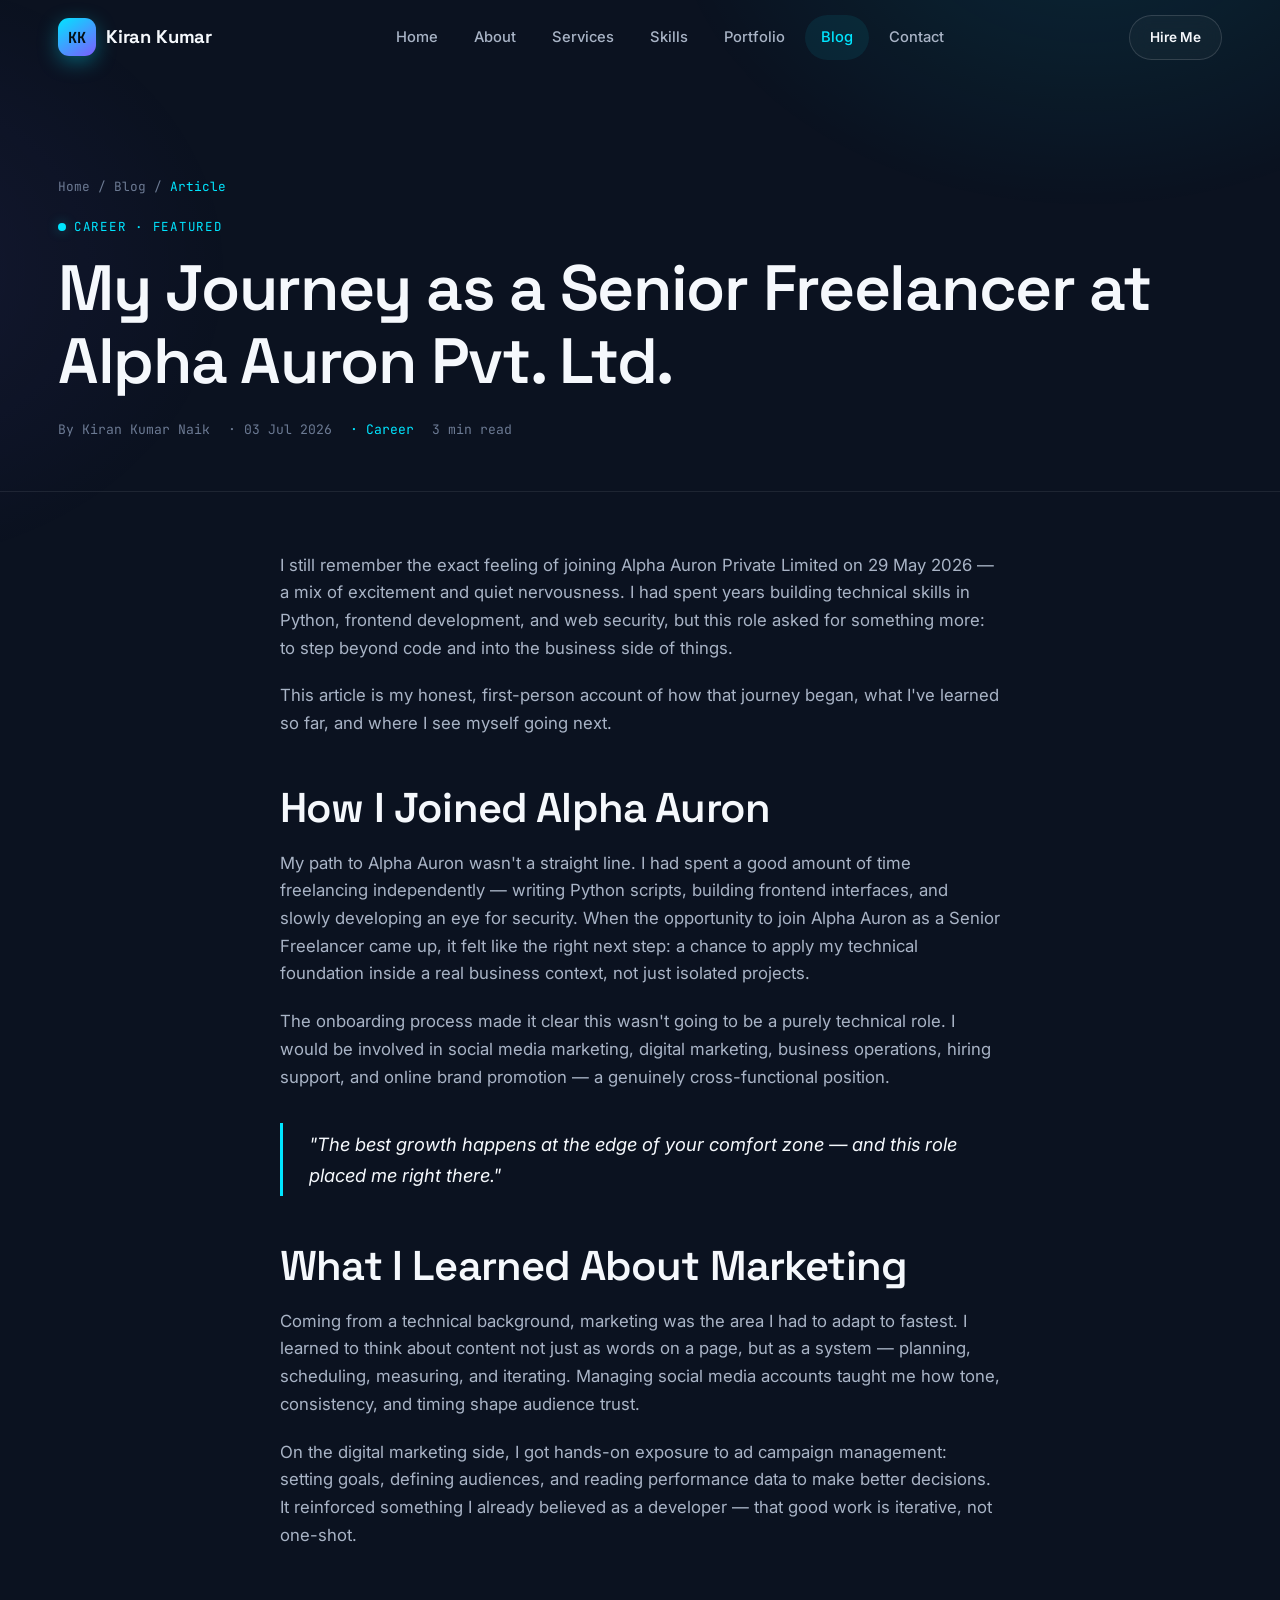
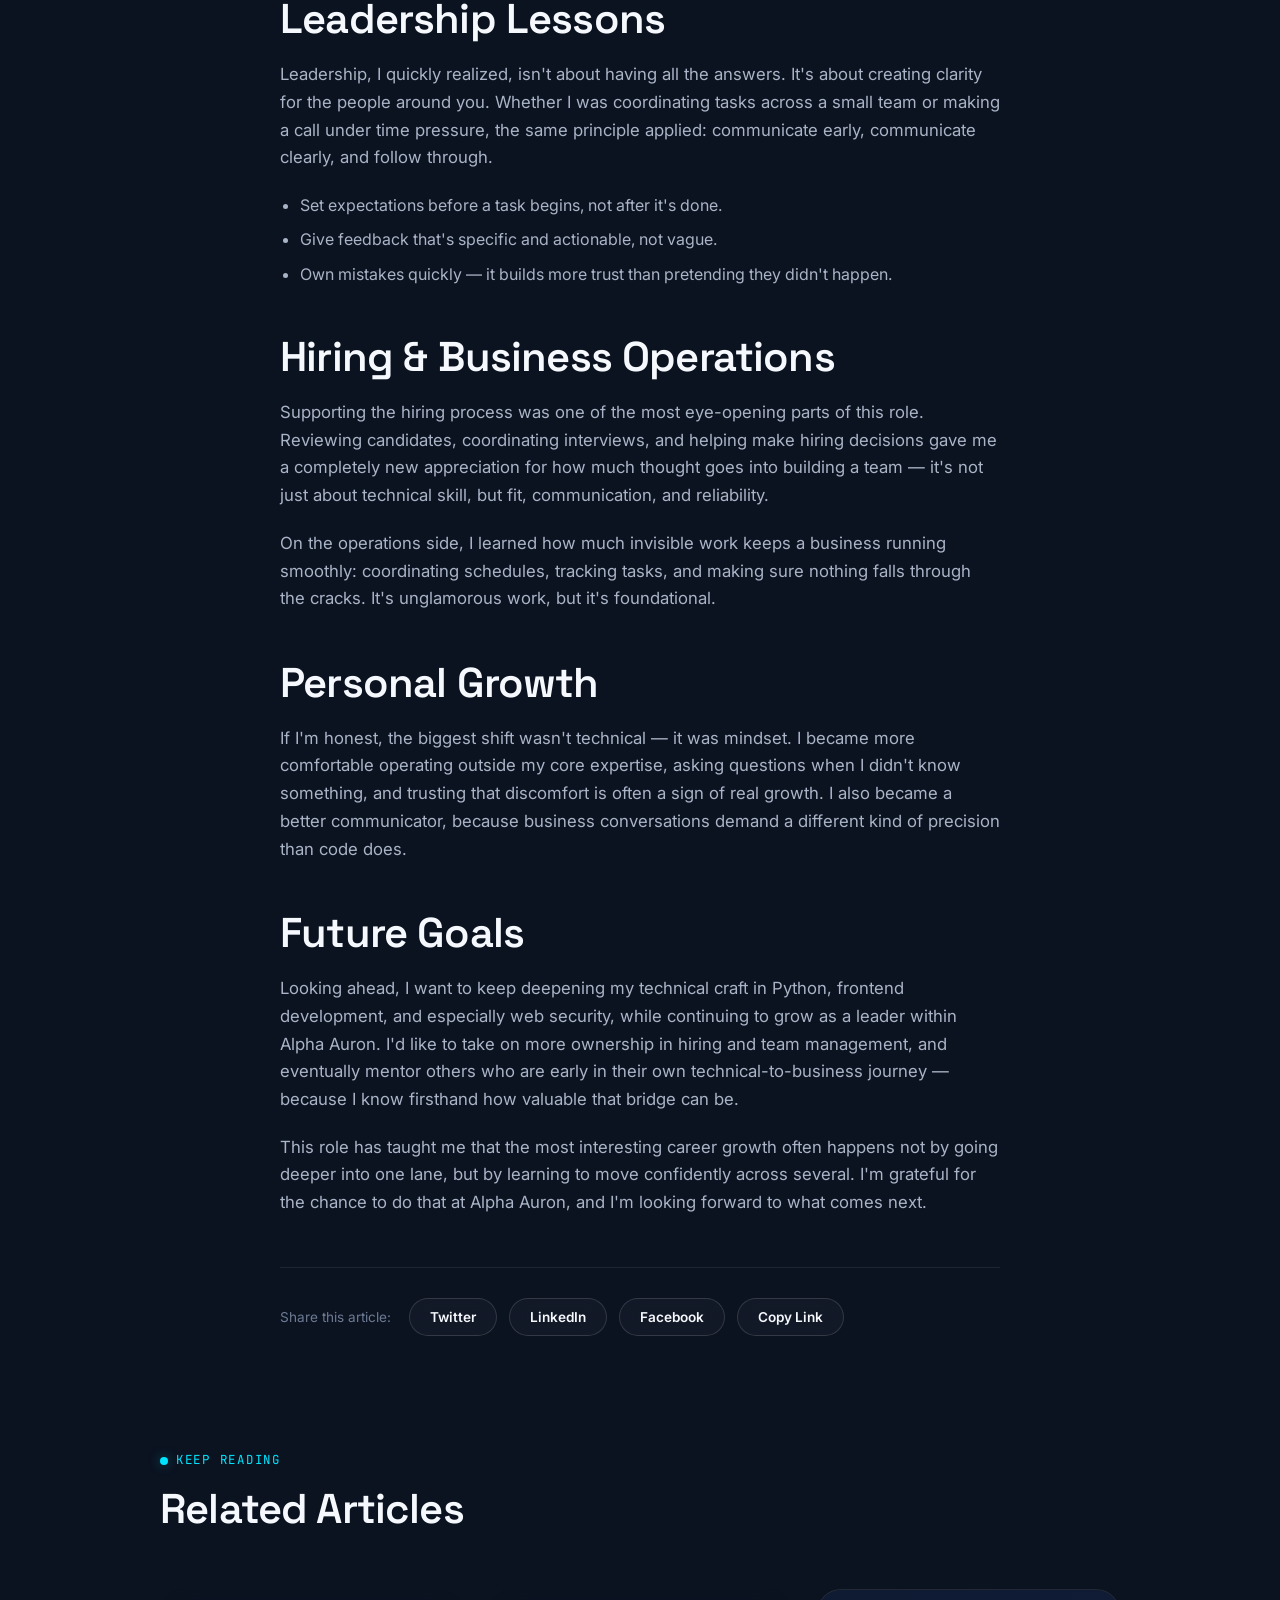
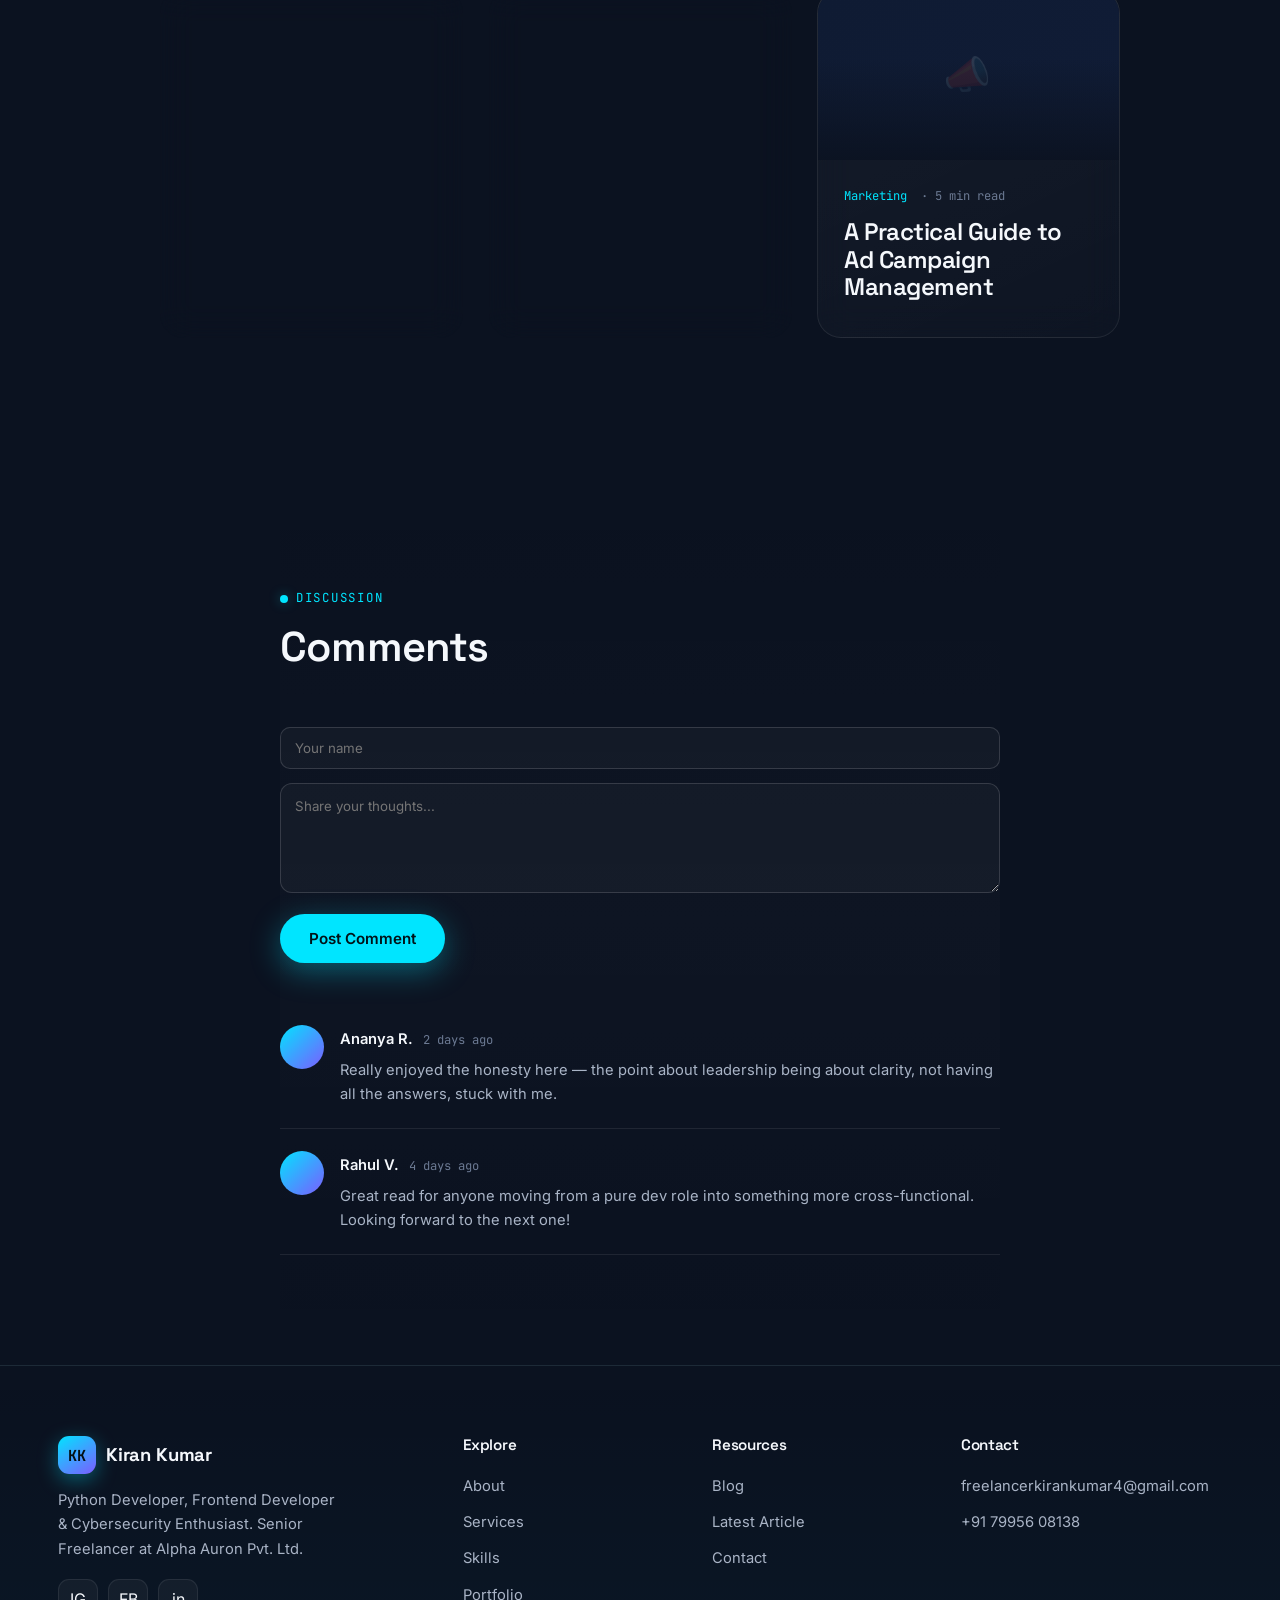
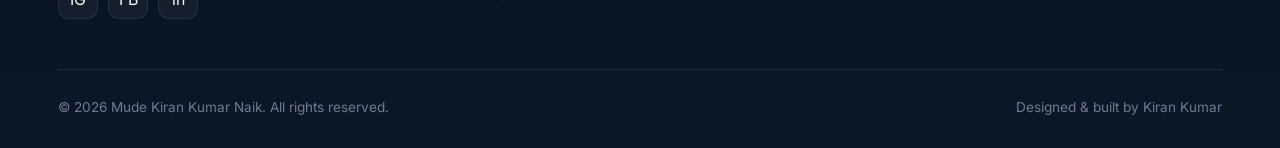
<file: articles/alpha-auron-experience.html>
<!DOCTYPE html>
<html lang="en">
<head>
<meta charset="UTF-8">
<meta name="viewport" content="width=device-width, initial-scale=1.0">
<title>My Journey as a Senior Freelancer at Alpha Auron Pvt. Ltd. — Kiran Kumar Naik</title>
<meta name="description" content="A first-person account of how Kiran Kumar Naik joined Alpha Auron Pvt. Ltd. and what he learned about marketing, leadership, hiring and business operations.">
<meta property="og:title" content="My Journey as a Senior Freelancer at Alpha Auron Pvt. Ltd.">
<meta property="og:description" content="How I joined Alpha Auron, what I learned, and where I'm headed next.">
<meta property="og:type" content="article">
<meta name="twitter:card" content="summary_large_image">
<link rel="icon" href="../favicon.ico">
<link rel="preconnect" href="https://fonts.googleapis.com">
<link href="https://fonts.googleapis.com/css2?family=Space+Grotesk:wght@500;600;700&family=Inter:wght@400;500;600;700&family=JetBrains+Mono:wght@400;500&display=swap" rel="stylesheet">
<link rel="stylesheet" href="../assets/css/style.css">
</head>
<body>

<div class="reading-progress"></div>

<header class="navbar">
  <div class="nav-inner">
    <a href="../index.html" class="brand"><span class="brand-mark">KK</span> Kiran Kumar</a>
    <nav class="nav-links">
      <a href="../index.html">Home</a>
      <a href="../about.html">About</a>
      <a href="../services.html">Services</a>
      <a href="../skills.html">Skills</a>
      <a href="../portfolio.html">Portfolio</a>
      <a href="../blog.html" class="active">Blog</a>
      <a href="../contact.html">Contact</a>
    </nav>
    <div class="nav-cta">
      <a href="../contact.html" class="btn btn-ghost btn-sm">Hire Me</a>
      <button class="nav-toggle" aria-label="Toggle navigation"><span></span><span></span><span></span></button>
    </div>
  </div>
</header>

<section class="article-hero">
  <div class="container">
    <div class="breadcrumb"><a href="../index.html">Home</a> / <a href="../blog.html">Blog</a> / <span class="cyan">Article</span></div>
    <div class="eyebrow" style="margin-top:20px;">Career · Featured</div>
    <h1>My Journey as a Senior Freelancer at Alpha Auron Pvt. Ltd.</h1>
    <div class="article-meta-row">
      <span>By Kiran Kumar Naik</span>
      <span>· 03 Jul 2026</span>
      <span class="cat">· Career</span>
      <span id="readingTime">· 8 min read</span>
    </div>
  </div>
</section>

<article class="article-body">

  <p>I still remember the exact feeling of joining Alpha Auron Private Limited on 29 May 2026 — a mix of excitement and quiet nervousness. I had spent years building technical skills in Python, frontend development, and web security, but this role asked for something more: to step beyond code and into the business side of things.</p>

  <p>This article is my honest, first-person account of how that journey began, what I've learned so far, and where I see myself going next.</p>

  <h2>How I Joined Alpha Auron</h2>
  <p>My path to Alpha Auron wasn't a straight line. I had spent a good amount of time freelancing independently — writing Python scripts, building frontend interfaces, and slowly developing an eye for security. When the opportunity to join Alpha Auron as a Senior Freelancer came up, it felt like the right next step: a chance to apply my technical foundation inside a real business context, not just isolated projects.</p>
  <p>The onboarding process made it clear this wasn't going to be a purely technical role. I would be involved in social media marketing, digital marketing, business operations, hiring support, and online brand promotion — a genuinely cross-functional position.</p>

  <blockquote>"The best growth happens at the edge of your comfort zone — and this role placed me right there."</blockquote>

  <h2>What I Learned About Marketing</h2>
  <p>Coming from a technical background, marketing was the area I had to adapt to fastest. I learned to think about content not just as words on a page, but as a system — planning, scheduling, measuring, and iterating. Managing social media accounts taught me how tone, consistency, and timing shape audience trust.</p>
  <p>On the digital marketing side, I got hands-on exposure to ad campaign management: setting goals, defining audiences, and reading performance data to make better decisions. It reinforced something I already believed as a developer — that good work is iterative, not one-shot.</p>

  <h2>Leadership Lessons</h2>
  <p>Leadership, I quickly realized, isn't about having all the answers. It's about creating clarity for the people around you. Whether I was coordinating tasks across a small team or making a call under time pressure, the same principle applied: communicate early, communicate clearly, and follow through.</p>
  <ul>
    <li>Set expectations before a task begins, not after it's done.</li>
    <li>Give feedback that's specific and actionable, not vague.</li>
    <li>Own mistakes quickly — it builds more trust than pretending they didn't happen.</li>
  </ul>

  <h2>Hiring &amp; Business Operations</h2>
  <p>Supporting the hiring process was one of the most eye-opening parts of this role. Reviewing candidates, coordinating interviews, and helping make hiring decisions gave me a completely new appreciation for how much thought goes into building a team — it's not just about technical skill, but fit, communication, and reliability.</p>
  <p>On the operations side, I learned how much invisible work keeps a business running smoothly: coordinating schedules, tracking tasks, and making sure nothing falls through the cracks. It's unglamorous work, but it's foundational.</p>

  <h2>Personal Growth</h2>
  <p>If I'm honest, the biggest shift wasn't technical — it was mindset. I became more comfortable operating outside my core expertise, asking questions when I didn't know something, and trusting that discomfort is often a sign of real growth. I also became a better communicator, because business conversations demand a different kind of precision than code does.</p>

  <h2>Future Goals</h2>
  <p>Looking ahead, I want to keep deepening my technical craft in Python, frontend development, and especially web security, while continuing to grow as a leader within Alpha Auron. I'd like to take on more ownership in hiring and team management, and eventually mentor others who are early in their own technical-to-business journey — because I know firsthand how valuable that bridge can be.</p>

  <p>This role has taught me that the most interesting career growth often happens not by going deeper into one lane, but by learning to move confidently across several. I'm grateful for the chance to do that at Alpha Auron, and I'm looking forward to what comes next.</p>

</article>

<div class="share-row">
  <span>Share this article:</span>
  <button class="btn btn-ghost btn-sm" data-share="twitter">Twitter</button>
  <button class="btn btn-ghost btn-sm" data-share="linkedin">LinkedIn</button>
  <button class="btn btn-ghost btn-sm" data-share="facebook">Facebook</button>
  <button class="btn btn-ghost btn-sm" data-share="copy">Copy Link</button>
</div>

<section class="section related-grid">
  <div class="section-head reveal">
    <div class="eyebrow">Keep Reading</div>
    <h2>Related Articles</h2>
  </div>
  <div class="grid-3">
    <a href="../blog.html" class="glass post-card reveal" style="display:block;">
      <div class="project-thumb post-thumb">🐍</div>
      <div class="post-body"><div class="post-meta"><span class="cat">Python</span><span>· 6 min read</span></div><h3>Writing Cleaner Python for Real Projects</h3></div>
    </a>
    <a href="../blog.html" class="glass post-card reveal reveal-delay-1" style="display:block;">
      <div class="project-thumb post-thumb">🧑‍🤝‍🧑</div>
      <div class="post-body"><div class="post-meta"><span class="cat">Career</span><span>· 6 min read</span></div><h3>What I Learned Managing Hiring for the First Time</h3></div>
    </a>
    <a href="../blog.html" class="glass post-card reveal reveal-delay-2" style="display:block;">
      <div class="project-thumb post-thumb">📣</div>
      <div class="post-body"><div class="post-meta"><span class="cat">Marketing</span><span>· 5 min read</span></div><h3>A Practical Guide to Ad Campaign Management</h3></div>
    </a>
  </div>
</section>

<section class="section section-alt comments-section">
  <div class="section-head reveal">
    <div class="eyebrow">Discussion</div>
    <h2>Comments</h2>
  </div>

  <form class="comment-form reveal" id="commentForm">
    <input type="text" name="name" placeholder="Your name" required>
    <textarea name="comment" placeholder="Share your thoughts..." required></textarea>
    <button type="submit" class="btn btn-primary">Post Comment</button>
  </form>

  <div id="commentsList" class="mt-40">
    <div class="comment reveal">
      <div class="comment-avatar"></div>
      <div>
        <span class="comment-name">Ananya R.</span><span class="comment-date">2 days ago</span>
        <p class="comment-text">Really enjoyed the honesty here — the point about leadership being about clarity, not having all the answers, stuck with me.</p>
      </div>
    </div>
    <div class="comment reveal">
      <div class="comment-avatar"></div>
      <div>
        <span class="comment-name">Rahul V.</span><span class="comment-date">4 days ago</span>
        <p class="comment-text">Great read for anyone moving from a pure dev role into something more cross-functional. Looking forward to the next one!</p>
      </div>
    </div>
  </div>
</section>

<footer class="footer">
  <div class="container">
    <div class="footer-grid">
      <div class="footer-brand">
        <a href="../index.html" class="brand"><span class="brand-mark">KK</span> Kiran Kumar</a>
        <p>Python Developer, Frontend Developer &amp; Cybersecurity Enthusiast. Senior Freelancer at Alpha Auron Pvt. Ltd.</p>
        <div class="social-row">
          <a class="social-btn" href="https://www.instagram.com/beyond_alphaauron" target="_blank" rel="noopener">IG</a>
          <a class="social-btn" href="https://www.facebook.com/share/17Pz9aEwZ1/" target="_blank" rel="noopener">FB</a>
          <a class="social-btn" href="https://www.linkedin.com/in/mude-kiran-kumar-naik-605b5a3ab" target="_blank" rel="noopener">in</a>
        </div>
      </div>
      <div><h4>Explore</h4><ul class="footer-links"><li><a href="../about.html">About</a></li><li><a href="../services.html">Services</a></li><li><a href="../skills.html">Skills</a></li><li><a href="../portfolio.html">Portfolio</a></li></ul></div>
      <div><h4>Resources</h4><ul class="footer-links"><li><a href="../blog.html">Blog</a></li><li><a href="alpha-auron-experience.html">Latest Article</a></li><li><a href="../contact.html">Contact</a></li></ul></div>
      <div><h4>Contact</h4><ul class="footer-links"><li><a href="mailto:freelancerkirankumar4@gmail.com">freelancerkirankumar4@gmail.com</a></li><li><a href="tel:+917995608138">+91 79956 08138</a></li></ul></div>
    </div>
    <div class="footer-bottom">
      <span>©️ 2026 Mude Kiran Kumar Naik. All rights reserved.</span>
      <span>Designed &amp; built by Kiran Kumar</span>
    </div>
  </div>
</footer>

<button class="back-to-top" aria-label="Back to top">↑</button>
<script src="../assets/js/script.js"></script>
</body>
</html>
</file>
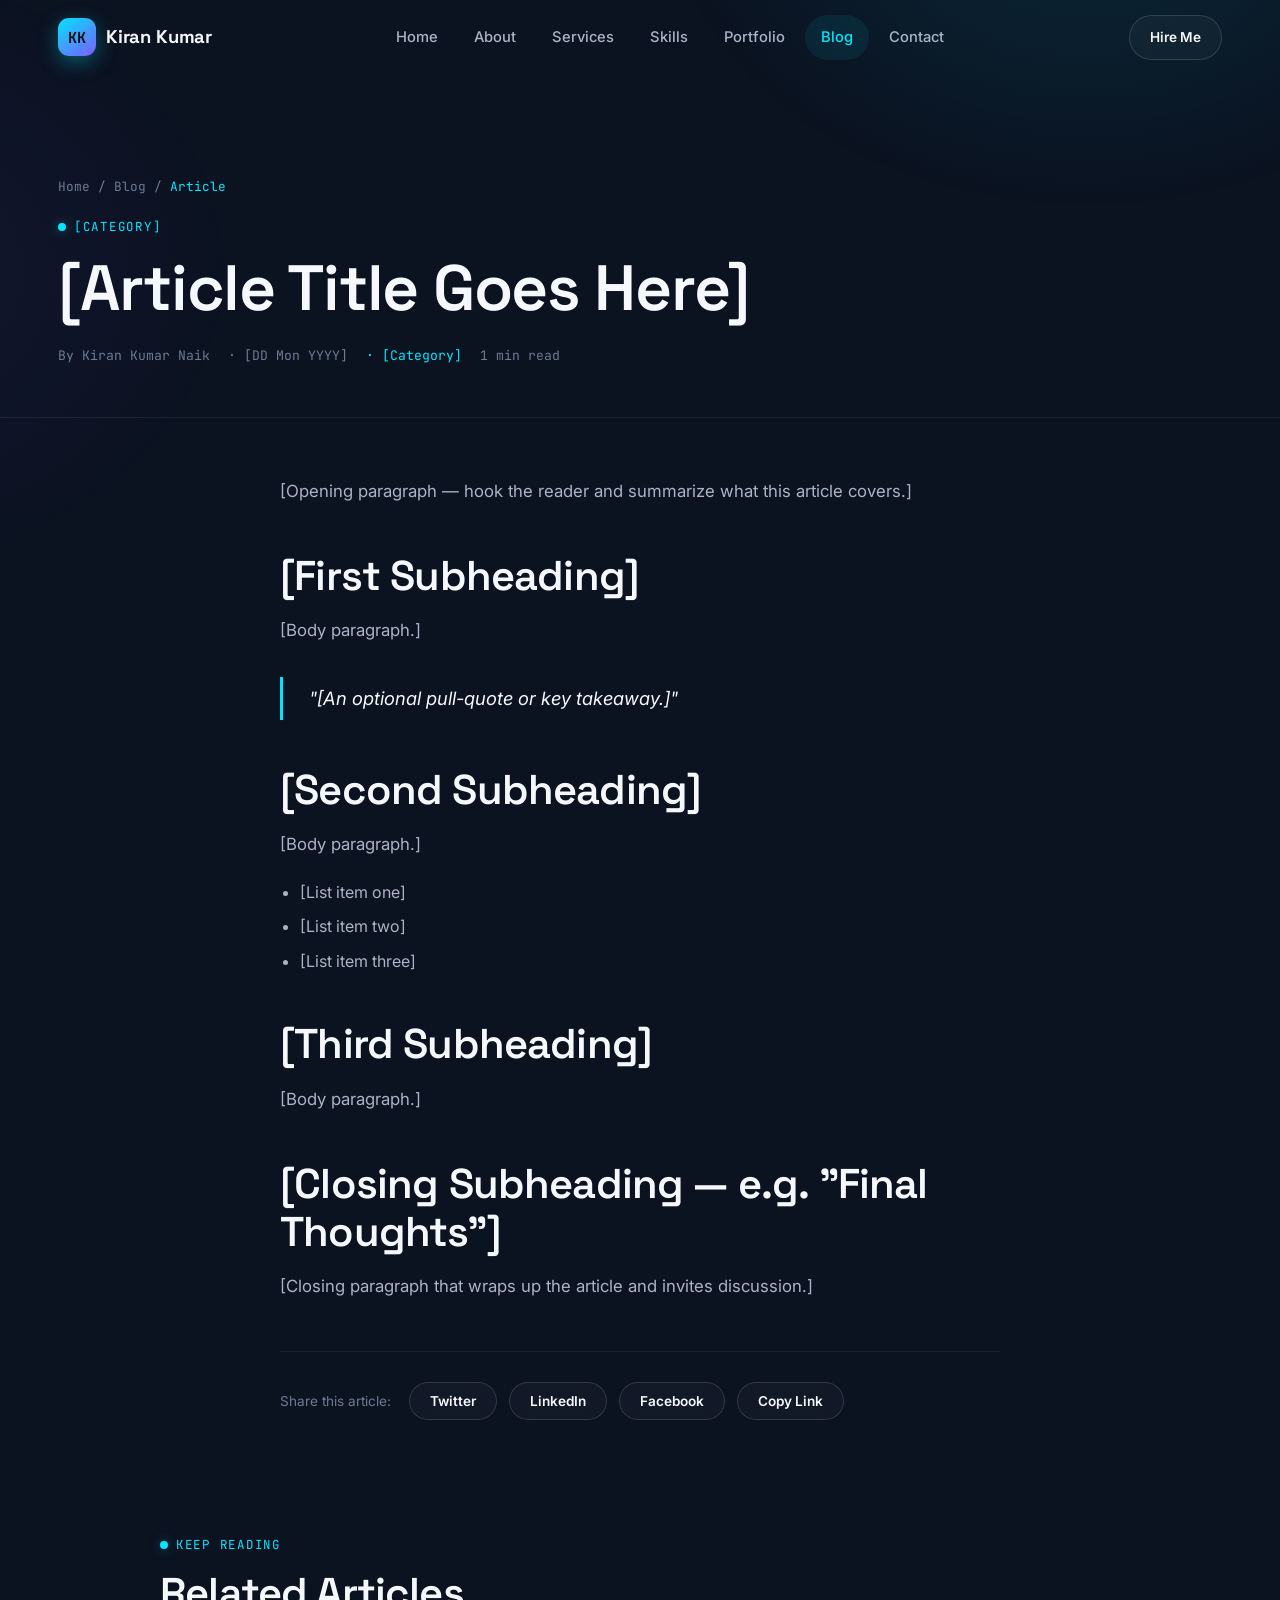
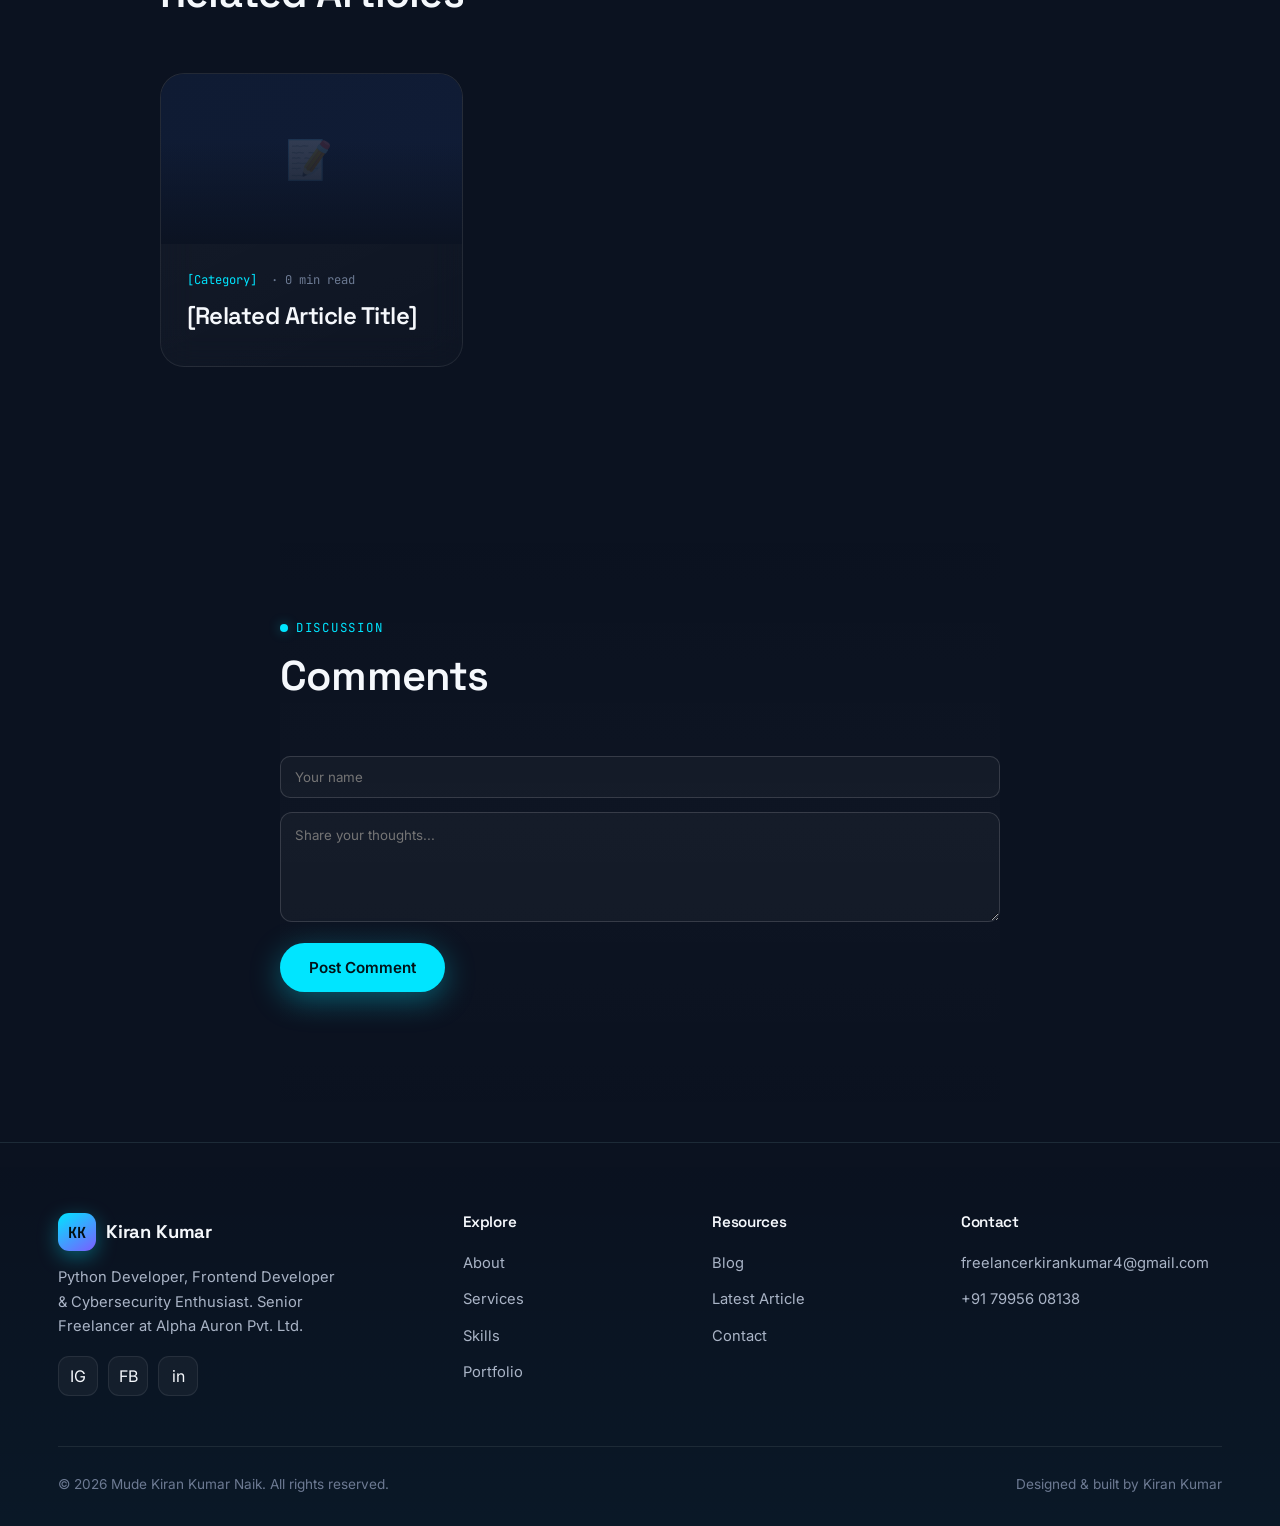
<file: articles/article-template.html>
<!DOCTYPE html>
<html lang="en">
<head>
<meta charset="UTF-8">
<meta name="viewport" content="width=device-width, initial-scale=1.0">
<!-- ================================================================
     ARTICLE TEMPLATE
     Duplicate this file to create a new blog article.
     Replace all placeholder text marked with [ ] brackets.
     ================================================================ -->
<title>[Article Title] — Kiran Kumar Naik</title>
<meta name="description" content="[One or two sentence summary of the article for search engines.]">
<meta property="og:title" content="[Article Title]">
<meta property="og:description" content="[Short social-share description.]">
<meta property="og:type" content="article">
<meta name="twitter:card" content="summary_large_image">
<link rel="icon" href="../favicon.ico">
<link rel="preconnect" href="https://fonts.googleapis.com">
<link href="https://fonts.googleapis.com/css2?family=Space+Grotesk:wght@500;600;700&family=Inter:wght@400;500;600;700&family=JetBrains+Mono:wght@400;500&display=swap" rel="stylesheet">
<link rel="stylesheet" href="../assets/css/style.css">
</head>
<body>

<div class="reading-progress"></div>

<header class="navbar">
  <div class="nav-inner">
    <a href="../index.html" class="brand"><span class="brand-mark">KK</span> Kiran Kumar</a>
    <nav class="nav-links">
      <a href="../index.html">Home</a>
      <a href="../about.html">About</a>
      <a href="../services.html">Services</a>
      <a href="../skills.html">Skills</a>
      <a href="../portfolio.html">Portfolio</a>
      <a href="../blog.html" class="active">Blog</a>
      <a href="../contact.html">Contact</a>
    </nav>
    <div class="nav-cta">
      <a href="../contact.html" class="btn btn-ghost btn-sm">Hire Me</a>
      <button class="nav-toggle" aria-label="Toggle navigation"><span></span><span></span><span></span></button>
    </div>
  </div>
</header>

<section class="article-hero">
  <div class="container">
    <div class="breadcrumb"><a href="../index.html">Home</a> / <a href="../blog.html">Blog</a> / <span class="cyan">Article</span></div>
    <div class="eyebrow" style="margin-top:20px;">[Category]</div>
    <h1>[Article Title Goes Here]</h1>
    <div class="article-meta-row">
      <span>By Kiran Kumar Naik</span>
      <span>· [DD Mon YYYY]</span>
      <span class="cat">· [Category]</span>
      <span id="readingTime">· 0 min read</span>
    </div>
  </div>
</section>

<article class="article-body">

  <p>[Opening paragraph — hook the reader and summarize what this article covers.]</p>

  <h2>[First Subheading]</h2>
  <p>[Body paragraph.]</p>

  <blockquote>"[An optional pull-quote or key takeaway.]"</blockquote>

  <h2>[Second Subheading]</h2>
  <p>[Body paragraph.]</p>
  <ul>
    <li>[List item one]</li>
    <li>[List item two]</li>
    <li>[List item three]</li>
  </ul>

  <h2>[Third Subheading]</h2>
  <p>[Body paragraph.]</p>

  <h2>[Closing Subheading — e.g. "Final Thoughts"]</h2>
  <p>[Closing paragraph that wraps up the article and invites discussion.]</p>

</article>

<div class="share-row">
  <span>Share this article:</span>
  <button class="btn btn-ghost btn-sm" data-share="twitter">Twitter</button>
  <button class="btn btn-ghost btn-sm" data-share="linkedin">LinkedIn</button>
  <button class="btn btn-ghost btn-sm" data-share="facebook">Facebook</button>
  <button class="btn btn-ghost btn-sm" data-share="copy">Copy Link</button>
</div>

<section class="section related-grid">
  <div class="section-head reveal">
    <div class="eyebrow">Keep Reading</div>
    <h2>Related Articles</h2>
  </div>
  <div class="grid-3">
    <!-- Duplicate this block for each related article -->
    <a href="../blog.html" class="glass post-card reveal" style="display:block;">
      <div class="project-thumb post-thumb">📝</div>
      <div class="post-body"><div class="post-meta"><span class="cat">[Category]</span><span>· 0 min read</span></div><h3>[Related Article Title]</h3></div>
    </a>
  </div>
</section>

<section class="section section-alt comments-section">
  <div class="section-head reveal">
    <div class="eyebrow">Discussion</div>
    <h2>Comments</h2>
  </div>

  <form class="comment-form reveal" id="commentForm">
    <input type="text" name="name" placeholder="Your name" required>
    <textarea name="comment" placeholder="Share your thoughts..." required></textarea>
    <button type="submit" class="btn btn-primary">Post Comment</button>
  </form>

  <div id="commentsList" class="mt-40">
    <!-- Comments will be added here dynamically by script.js -->
  </div>
</section>

<footer class="footer">
  <div class="container">
    <div class="footer-grid">
      <div class="footer-brand">
        <a href="../index.html" class="brand"><span class="brand-mark">KK</span> Kiran Kumar</a>
        <p>Python Developer, Frontend Developer &amp; Cybersecurity Enthusiast. Senior Freelancer at Alpha Auron Pvt. Ltd.</p>
        <div class="social-row">
          <a class="social-btn" href="https://www.instagram.com/beyond_alphaauron" target="_blank" rel="noopener">IG</a>
          <a class="social-btn" href="https://www.facebook.com/share/17Pz9aEwZ1/" target="_blank" rel="noopener">FB</a>
          <a class="social-btn" href="https://www.linkedin.com/in/mude-kiran-kumar-naik-605b5a3ab" target="_blank" rel="noopener">in</a>
        </div>
      </div>
      <div><h4>Explore</h4><ul class="footer-links"><li><a href="../about.html">About</a></li><li><a href="../services.html">Services</a></li><li><a href="../skills.html">Skills</a></li><li><a href="../portfolio.html">Portfolio</a></li></ul></div>
      <div><h4>Resources</h4><ul class="footer-links"><li><a href="../blog.html">Blog</a></li><li><a href="alpha-auron-experience.html">Latest Article</a></li><li><a href="../contact.html">Contact</a></li></ul></div>
      <div><h4>Contact</h4><ul class="footer-links"><li><a href="mailto:freelancerkirankumar4@gmail.com">freelancerkirankumar4@gmail.com</a></li><li><a href="tel:+917995608138">+91 79956 08138</a></li></ul></div>
    </div>
    <div class="footer-bottom">
      <span>©️ 2026 Mude Kiran Kumar Naik. All rights reserved.</span>
      <span>Designed &amp; built by Kiran Kumar</span>
    </div>
  </div>
</footer>

<button class="back-to-top" aria-label="Back to top">↑</button>
<script src="../assets/js/script.js"></script>
</body>
</html>
</file>
<file: assets/css/style.css>
/* ============================================================
   KIRAN PORTFOLIO BLOG — CORE STYLESHEET
   Design tokens: dark glass / cyan signal
   ============================================================ */

:root{
  --bg:            #0B1220;
  --bg-elevated:   #0F1B33;
  --bg-elevated-2: #101c36;
  --line:          rgba(255,255,255,0.08);
  --line-strong:   rgba(255,255,255,0.14);
  --text:          #F5F8FC;
  --text-dim:      #A9B4C6;
  --text-faint:    #6C7A93;
  --cyan:          #00E5FF;
  --cyan-dim:      #00b8cc;
  --cyan-glow:     rgba(0,229,255,0.35);
  --violet:        #7C5CFF;
  --danger:        #FF6B6B;

  --font-display: 'Space Grotesk', 'Segoe UI', sans-serif;
  --font-body:    'Inter', 'Segoe UI', sans-serif;
  --font-mono:    'JetBrains Mono', 'Courier New', monospace;

  --radius-sm: 10px;
  --radius-md: 16px;
  --radius-lg: 24px;

  --shadow-soft: 0 10px 40px rgba(0,0,0,0.35);
  --shadow-glow: 0 0 0 1px rgba(0,229,255,0.15), 0 20px 60px rgba(0,229,255,0.08);

  --ease: cubic-bezier(.16,.84,.44,1);
  --nav-h: 76px;
}

*,*::before,*::after{ box-sizing:border-box; margin:0; padding:0; }
html{ scroll-behavior:smooth; }
html,body{ height:100%; }

body{
  background: var(--bg);
  color: var(--text);
  font-family: var(--font-body);
  font-size: 16px;
  line-height: 1.65;
  -webkit-font-smoothing: antialiased;
  overflow-x: hidden;
  position: relative;
}

/* ambient backdrop glow */
body::before{
  content:"";
  position:fixed; inset:0;
  background:
    radial-gradient(700px 500px at 85% -10%, rgba(0,229,255,0.10), transparent 60%),
    radial-gradient(600px 500px at -10% 30%, rgba(124,92,255,0.08), transparent 60%);
  pointer-events:none;
  z-index:0;
}

img{ max-width:100%; display:block; }
a{ color:inherit; text-decoration:none; }
ul{ list-style:none; }
button{ font-family:inherit; cursor:pointer; }
input,textarea,select{ font-family:inherit; }

::selection{ background: var(--cyan); color:#001014; }

::-webkit-scrollbar{ width:10px; }
::-webkit-scrollbar-track{ background: var(--bg); }
::-webkit-scrollbar-thumb{ background: var(--bg-elevated-2); border-radius:10px; border:2px solid var(--bg); }
::-webkit-scrollbar-thumb:hover{ background: var(--cyan-dim); }

.container{
  width:100%;
  max-width: 1220px;
  margin:0 auto;
  padding: 0 28px;
  position:relative;
  z-index:1;
}

h1,h2,h3,h4{
  font-family: var(--font-display);
  font-weight:600;
  letter-spacing:-0.02em;
  line-height:1.15;
}
h1{ font-size: clamp(2.4rem, 5vw, 4.2rem); }
h2{ font-size: clamp(1.9rem, 3.4vw, 2.6rem); }
h3{ font-size: clamp(1.2rem, 2vw, 1.5rem); }
p{ color: var(--text-dim); }

.eyebrow{
  display:inline-flex;
  align-items:center;
  gap:8px;
  font-family: var(--font-mono);
  font-size: 0.78rem;
  letter-spacing: 0.14em;
  text-transform: uppercase;
  color: var(--cyan);
  margin-bottom: 14px;
}
.eyebrow::before{
  content:"";
  width:8px; height:8px;
  border-radius:50%;
  background: var(--cyan);
  box-shadow: 0 0 12px var(--cyan-glow);
}

.section{ padding: 110px 0; position:relative; z-index:1; }
.section-head{ max-width: 640px; margin-bottom: 56px; }
.section-head p{ margin-top:14px; font-size:1.05rem; }
.section-alt{ background: linear-gradient(180deg, transparent, rgba(255,255,255,0.015), transparent); }

/* ---------- buttons ---------- */
.btn{
  display:inline-flex;
  align-items:center;
  gap:10px;
  padding: 14px 28px;
  border-radius: 999px;
  font-weight:600;
  font-size:0.95rem;
  border:1px solid transparent;
  transition: transform .35s var(--ease), box-shadow .35s var(--ease), background .35s var(--ease), color .35s var(--ease);
  white-space:nowrap;
}
.btn-primary{
  background: var(--cyan);
  color: #001318;
  box-shadow: 0 8px 30px var(--cyan-glow);
}
.btn-primary:hover{ transform: translateY(-3px); box-shadow: 0 14px 40px var(--cyan-glow); }
.btn-ghost{
  background: rgba(255,255,255,0.03);
  color: var(--text);
  border-color: var(--line-strong);
  backdrop-filter: blur(10px);
}
.btn-ghost:hover{ border-color: var(--cyan); color: var(--cyan); transform: translateY(-3px); }
.btn-sm{ padding: 10px 20px; font-size: 0.85rem; }
.btn-block{ width:100%; justify-content:center; }

/* ---------- navbar ---------- */
.navbar{
  position: fixed; top:0; left:0; right:0;
  height: var(--nav-h);
  display:flex; align-items:center;
  z-index: 500;
  transition: background .4s var(--ease), border-color .4s var(--ease), height .4s var(--ease), backdrop-filter .4s var(--ease);
  border-bottom: 1px solid transparent;
}
.navbar.scrolled{
  height: 64px;
  background: rgba(11,18,32,0.72);
  backdrop-filter: blur(18px) saturate(140%);
  border-bottom: 1px solid var(--line);
}
.nav-inner{
  width:100%; max-width:1220px; margin:0 auto; padding:0 28px;
  display:flex; align-items:center; justify-content:space-between;
}
.brand{
  display:flex; align-items:center; gap:10px;
  font-family: var(--font-display);
  font-weight:700; font-size:1.15rem; letter-spacing:-0.01em;
}
.brand-mark{
  width:38px; height:38px; border-radius:11px;
  background: linear-gradient(145deg, var(--cyan), var(--violet));
  display:flex; align-items:center; justify-content:center;
  color:#031014; font-family:var(--font-mono); font-weight:700; font-size:0.95rem;
  box-shadow: 0 6px 20px var(--cyan-glow);
}
.nav-links{ display:flex; align-items:center; gap:4px; }
.nav-links a{
  padding: 10px 16px; border-radius: 999px;
  font-size:0.92rem; font-weight:500; color: var(--text-dim);
  transition: color .25s, background .25s;
}
.nav-links a:hover{ color: var(--text); background: rgba(255,255,255,0.04); }
.nav-links a.active{ color: var(--cyan); background: rgba(0,229,255,0.08); }
.nav-cta{ display:flex; align-items:center; gap:14px; }
.nav-toggle{
  display:none; width:42px; height:42px; border-radius:10px;
  background: rgba(255,255,255,0.04); border:1px solid var(--line);
  align-items:center; justify-content:center; flex-direction:column; gap:4px;
}
.nav-toggle span{ width:18px; height:2px; background: var(--text); border-radius:2px; transition: all .3s var(--ease); }
.nav-toggle.open span:nth-child(1){ transform: translateY(6px) rotate(45deg); }
.nav-toggle.open span:nth-child(2){ opacity:0; }
.nav-toggle.open span:nth-child(3){ transform: translateY(-6px) rotate(-45deg); }

@media (max-width: 900px){
  .nav-links{
    position:fixed; top: var(--nav-h); left:0; right:0;
    flex-direction:column; align-items:stretch; gap:2px;
    background: rgba(11,18,32,0.97); backdrop-filter: blur(20px);
    padding: 14px; border-bottom:1px solid var(--line);
    transform: translateY(-130%); opacity:0;
    transition: transform .4s var(--ease), opacity .3s;
    max-height: 80vh; overflow:auto;
  }
  .nav-links.open{ transform: translateY(0); opacity:1; }
  .nav-links a{ padding:14px 16px; }
  .nav-toggle{ display:flex; }
  .nav-cta .btn-ghost{ display:none; }
}

/* ---------- glass card ---------- */
.glass{
  background: linear-gradient(155deg, rgba(255,255,255,0.045), rgba(255,255,255,0.015));
  border: 1px solid var(--line);
  border-radius: var(--radius-lg);
  backdrop-filter: blur(16px);
  transition: transform .45s var(--ease), border-color .45s var(--ease), box-shadow .45s var(--ease);
}
.glass:hover{ border-color: rgba(0,229,255,0.35); box-shadow: var(--shadow-glow); }

/* ---------- hero ---------- */
.hero{
  min-height: 100vh;
  display:flex; align-items:center;
  padding-top: var(--nav-h);
  position:relative;
}
.hero-grid{
  display:grid; grid-template-columns: 1.15fr 0.85fr; gap:60px; align-items:center;
}
.hero-kicker{
  font-family: var(--font-mono); font-size:0.85rem; color: var(--cyan);
  letter-spacing:0.08em; margin-bottom:18px; display:flex; align-items:center; gap:10px;
}
.hero-kicker .dot{ width:8px; height:8px; border-radius:50%; background: var(--cyan); box-shadow:0 0 10px var(--cyan-glow); }
.hero h1{ margin-bottom:20px; }
.hero h1 .accent{ color: var(--cyan); }
.hero-lead{ font-size:1.15rem; max-width:520px; margin-bottom:34px; }
.hero-actions{ display:flex; gap:16px; flex-wrap:wrap; margin-bottom:48px; }

.terminal{
  background: #060B15;
  border:1px solid var(--line-strong);
  border-radius: var(--radius-md);
  overflow:hidden;
  box-shadow: var(--shadow-soft);
  font-family: var(--font-mono);
}
.terminal-bar{
  display:flex; align-items:center; gap:8px;
  padding:12px 16px; background: rgba(255,255,255,0.03);
  border-bottom:1px solid var(--line);
}
.terminal-dot{ width:10px; height:10px; border-radius:50%; }
.terminal-dot.r{ background:#FF5F57; } .terminal-dot.y{ background:#FEBC2E; } .terminal-dot.g{ background:#28C840; }
.terminal-title{ margin-left:8px; color: var(--text-faint); font-size:0.78rem; }
.terminal-body{ padding:22px; font-size:0.92rem; min-height:190px; }
.terminal-body .prompt{ color: var(--cyan); }
.terminal-body .out{ color: var(--text-dim); display:block; margin: 4px 0 12px 0; }
.terminal-line{ display:flex; gap:8px; }
#typed-text{ color: var(--text); }
.cursor{ display:inline-block; width:8px; background: var(--cyan); margin-left:2px; animation: blink 1s steps(1) infinite; }
@keyframes blink{ 50%{ opacity:0; } }

.stats-row{
  display:grid; grid-template-columns: repeat(4,1fr); gap:20px; margin-top:20px;
}
.stat{ text-align:left; }
.stat .num{ font-family: var(--font-display); font-size:2.1rem; font-weight:700; color: var(--text); }
.stat .num .plus{ color: var(--cyan); }
.stat .lbl{ font-size:0.82rem; color: var(--text-faint); margin-top:4px; }

@media (max-width: 980px){
  .hero-grid{ grid-template-columns:1fr; }
  .stats-row{ grid-template-columns: repeat(2,1fr); }
}

/* ---------- reveal ---------- */
.reveal{ opacity:0; transform: translateY(28px); transition: opacity .8s var(--ease), transform .8s var(--ease); }
.reveal.in{ opacity:1; transform:none; }
.reveal-delay-1{ transition-delay:.08s; } .reveal-delay-2{ transition-delay:.16s; }
.reveal-delay-3{ transition-delay:.24s; } .reveal-delay-4{ transition-delay:.32s; }

/* ---------- grids ---------- */
.grid-2{ display:grid; grid-template-columns:1fr 1fr; gap:28px; }
.grid-3{ display:grid; grid-template-columns:repeat(3,1fr); gap:26px; }
.grid-4{ display:grid; grid-template-columns:repeat(4,1fr); gap:22px; }
@media (max-width:980px){ .grid-3,.grid-4{ grid-template-columns:repeat(2,1fr); } .grid-2{ grid-template-columns:1fr; } }
@media (max-width:620px){ .grid-3,.grid-4{ grid-template-columns:1fr; } }

/* ---------- cards: services/skills preview ---------- */
.card{ padding: 32px; }
.card-icon{
  width:52px; height:52px; border-radius:14px;
  background: rgba(0,229,255,0.08); border:1px solid rgba(0,229,255,0.2);
  display:flex; align-items:center; justify-content:center;
  color: var(--cyan); font-size:1.4rem; margin-bottom:20px;
}
.card h3{ margin-bottom:10px; }
.card p{ font-size:0.94rem; }
.card-link{ margin-top:18px; display:inline-flex; align-items:center; gap:6px; color:var(--cyan); font-size:0.88rem; font-weight:600; }
.card-link .arrow{ transition: transform .3s var(--ease); }
.card:hover .card-link .arrow{ transform: translateX(5px); }

/* ---------- footer ---------- */
.footer{
  border-top:1px solid var(--line);
  padding: 70px 0 30px;
  background: linear-gradient(180deg, transparent, rgba(0,229,255,0.03));
  position:relative; z-index:1;
}
.footer-grid{ display:grid; grid-template-columns: 1.4fr 0.8fr 0.8fr 1fr; gap:40px; margin-bottom:50px; }
.footer-brand p{ margin-top:14px; font-size:0.92rem; max-width:280px; }
.footer h4{ font-size:0.95rem; margin-bottom:18px; color:var(--text); }
.footer-links li{ margin-bottom:10px; }
.footer-links a{ color: var(--text-dim); font-size:0.92rem; transition:color .25s; }
.footer-links a:hover{ color: var(--cyan); }
.social-row{ display:flex; gap:10px; margin-top:18px; }
.social-btn{
  width:40px; height:40px; border-radius:11px;
  background: rgba(255,255,255,0.04); border:1px solid var(--line);
  display:flex; align-items:center; justify-content:center;
  transition: all .3s var(--ease); font-size:1rem;
}
.social-btn:hover{ border-color: var(--cyan); color: var(--cyan); transform: translateY(-3px); }
.footer-bottom{
  padding-top: 26px; border-top:1px solid var(--line);
  display:flex; justify-content:space-between; align-items:center; flex-wrap:wrap; gap:12px;
  font-size:0.85rem; color: var(--text-faint);
}
@media (max-width:900px){ .footer-grid{ grid-template-columns:1fr 1fr; } }
@media (max-width:560px){ .footer-grid{ grid-template-columns:1fr; } }

/* ---------- back to top ---------- */
.back-to-top{
  position:fixed; right:26px; bottom:26px; z-index:400;
  width:48px; height:48px; border-radius:50%;
  background: var(--cyan); color:#001318;
  display:flex; align-items:center; justify-content:center;
  box-shadow: 0 10px 30px var(--cyan-glow);
  opacity:0; visibility:hidden; transform: translateY(14px);
  transition: all .35s var(--ease);
  font-size:1.2rem; border:none;
}
.back-to-top.show{ opacity:1; visibility:visible; transform:none; }

/* ---------- page hero (inner pages) ---------- */
.page-hero{
  padding: 170px 0 70px;
  position:relative; z-index:1;
  border-bottom:1px solid var(--line);
}
.breadcrumb{ font-family:var(--font-mono); font-size:0.8rem; color:var(--text-faint); margin-top:16px; }
.breadcrumb .cyan{ color:var(--cyan); }

/* ================= ABOUT PAGE ================= */
.about-grid{ display:grid; grid-template-columns: 0.85fr 1.15fr; gap:60px; align-items:start; }
.about-photo{
  border-radius: var(--radius-lg); overflow:hidden; position:sticky; top:110px;
  border:1px solid var(--line);
}
.value-list{ display:grid; grid-template-columns:1fr 1fr; gap:18px; margin-top:26px; }
.value-item{ padding:22px; }
.value-item h4{ font-family:var(--font-display); color:var(--text); margin-bottom:6px; font-size:1.02rem; }
.value-item p{ font-size:0.88rem; }

.timeline{ position:relative; margin-top:20px; padding-left: 30px; }
.timeline::before{ content:""; position:absolute; left:8px; top:6px; bottom:6px; width:2px; background: linear-gradient(var(--cyan), transparent); }
.timeline-item{ position:relative; padding-bottom:40px; }
.timeline-item:last-child{ padding-bottom:0; }
.timeline-item::before{
  content:""; position:absolute; left:-30px; top:4px; width:16px; height:16px; border-radius:50%;
  background: var(--bg); border:2px solid var(--cyan); box-shadow: 0 0 12px var(--cyan-glow);
}
.timeline-date{ font-family: var(--font-mono); color: var(--cyan); font-size:0.82rem; margin-bottom:6px; display:block; }
.timeline-item h4{ font-family:var(--font-display); margin-bottom:6px; }
.timeline-item p{ font-size:0.92rem; }

@media (max-width:980px){ .about-grid{ grid-template-columns:1fr; } .about-photo{ position:static; max-width:320px; } .value-list{ grid-template-columns:1fr; } }

/* ================= SERVICES PAGE ================= */
.service-card{ padding:34px; display:flex; flex-direction:column; height:100%; }
.service-card .card-icon{ font-size:1.6rem; }
.service-tags{ display:flex; flex-wrap:wrap; gap:8px; margin-top:18px; }
.tag{ font-size:0.76rem; font-family:var(--font-mono); padding:5px 12px; border-radius:999px; background: rgba(0,229,255,0.07); color: var(--cyan); border:1px solid rgba(0,229,255,0.18); }

/* ================= SKILLS PAGE ================= */
.skill-group{ margin-bottom:14px; }
.skill-row{ margin-bottom:26px; }
.skill-row-top{ display:flex; justify-content:space-between; margin-bottom:10px; font-size:0.92rem; }
.skill-row-top .sk-name{ color: var(--text); font-weight:600; }
.skill-row-top .sk-pct{ font-family: var(--font-mono); color: var(--cyan); }
.progress-track{ height:8px; border-radius:999px; background: rgba(255,255,255,0.06); overflow:hidden; }
.progress-fill{ height:100%; border-radius:999px; width:0%; background: linear-gradient(90deg, var(--cyan-dim), var(--cyan)); box-shadow:0 0 12px var(--cyan-glow); transition: width 1.4s var(--ease); }
.skills-columns{ display:grid; grid-template-columns:1fr 1fr; gap:60px; }
@media (max-width:900px){ .skills-columns{ grid-template-columns:1fr; } }
.skills-subhead{ display:flex; align-items:center; gap:10px; margin-bottom:26px; }
.skills-subhead .num{ font-family:var(--font-mono); color:var(--cyan); font-size:0.85rem; border:1px solid var(--line-strong); border-radius:8px; padding:4px 9px; }

/* ================= PORTFOLIO PAGE ================= */
.filter-row{ display:flex; gap:10px; flex-wrap:wrap; margin-bottom:44px; }
.filter-btn{
  padding:10px 20px; border-radius:999px; border:1px solid var(--line-strong);
  background: rgba(255,255,255,0.02); color: var(--text-dim); font-size:0.88rem; font-weight:600;
  transition: all .3s var(--ease);
}
.filter-btn:hover{ border-color: var(--cyan); color: var(--cyan); }
.filter-btn.active{ background: var(--cyan); border-color: var(--cyan); color:#001318; }

.project-card{ overflow:hidden; cursor:pointer; }
.project-thumb{
  height:200px; position:relative; overflow:hidden;
  background: linear-gradient(135deg, var(--bg-elevated), var(--bg-elevated-2));
  display:flex; align-items:center; justify-content:center;
  font-family:var(--font-mono); color: rgba(255,255,255,0.14); font-size:2.4rem; letter-spacing:0.1em;
}
.project-thumb::after{ content:""; position:absolute; inset:0; background: linear-gradient(180deg, transparent 40%, rgba(11,18,32,0.9)); }
.project-card:hover .project-thumb{ filter:brightness(1.1); }
.project-body{ padding:26px; }
.project-cat{ font-family:var(--font-mono); font-size:0.72rem; color: var(--cyan); letter-spacing:0.08em; text-transform:uppercase; }
.project-body h3{ margin:10px 0 8px; }
.project-body p{ font-size:0.9rem; }
.project-actions{ display:flex; gap:10px; margin-top:20px; }

.hidden-card{ display:none !important; }

.modal-overlay{
  position:fixed; inset:0; background: rgba(4,7,14,0.78); backdrop-filter: blur(6px);
  display:flex; align-items:center; justify-content:center; z-index:900;
  opacity:0; visibility:hidden; transition: all .3s var(--ease); padding:24px;
}
.modal-overlay.open{ opacity:1; visibility:visible; }
.modal-box{
  max-width:620px; width:100%; max-height:85vh; overflow:auto;
  background: var(--bg-elevated); border:1px solid var(--line-strong); border-radius: var(--radius-lg);
  padding:36px; transform: translateY(20px) scale(.98); transition: transform .35s var(--ease);
}
.modal-overlay.open .modal-box{ transform:none; }
.modal-close{
  float:right; width:36px; height:36px; border-radius:50%; background: rgba(255,255,255,0.05);
  border:1px solid var(--line); display:flex; align-items:center; justify-content:center; font-size:1.1rem;
}
.modal-meta{ display:flex; gap:8px; flex-wrap:wrap; margin:16px 0 20px; }
.modal-actions{ display:flex; gap:12px; margin-top:26px; }

/* ================= BLOG PAGE ================= */
.blog-layout{ display:grid; grid-template-columns: 1fr 320px; gap:50px; align-items:start; }
.featured-post{ overflow:hidden; margin-bottom:44px; }
.featured-post .project-thumb{ height:280px; }
.post-card{ padding:0; overflow:hidden; margin-bottom:26px; }
.post-thumb{ height:170px; }
.post-body{ padding:26px; }
.post-meta{ display:flex; gap:14px; font-family:var(--font-mono); font-size:0.76rem; color:var(--text-faint); margin-bottom:12px; flex-wrap:wrap; }
.post-meta .cat{ color: var(--cyan); }
.post-body h3{ margin-bottom:10px; }
.post-body p{ font-size:0.92rem; margin-bottom:14px; }

.search-box{ position:relative; margin-bottom:30px; }
.search-box input{
  width:100%; padding:14px 44px 14px 18px; border-radius:12px;
  background: rgba(255,255,255,0.03); border:1px solid var(--line-strong); color: var(--text); font-size:0.92rem;
}
.search-box input:focus{ outline:none; border-color: var(--cyan); }
.search-box .icn{ position:absolute; right:16px; top:50%; transform:translateY(-50%); color: var(--text-faint); }
.side-block{ padding:26px; margin-bottom:26px; }
.side-block h4{ font-family:var(--font-display); margin-bottom:18px; font-size:1rem; }
.cat-list li{ display:flex; justify-content:space-between; padding:9px 0; border-bottom:1px solid var(--line); font-size:0.9rem; }
.cat-list li:last-child{ border:none; }
.cat-list a{ color: var(--text-dim); transition: color .25s; }
.cat-list a:hover{ color: var(--cyan); }
.cat-list .count{ font-family: var(--font-mono); color: var(--text-faint); font-size:0.8rem; }
.popular-item{ display:flex; gap:12px; padding:12px 0; border-bottom:1px solid var(--line); }
.popular-item:last-child{ border:none; }
.popular-thumb{ width:56px; height:56px; border-radius:10px; flex-shrink:0; background: linear-gradient(135deg, var(--bg-elevated), var(--bg-elevated-2)); }
.popular-item h5{ font-size:0.87rem; font-weight:600; line-height:1.35; margin-bottom:4px; }
.popular-item span{ font-size:0.74rem; color: var(--text-faint); font-family: var(--font-mono); }
.newsletter-box{ text-align:center; padding:30px 24px; }
.newsletter-box p{ font-size:0.85rem; margin: 10px 0 18px; }
.newsletter-box input{ width:100%; padding:12px 14px; border-radius:10px; background: rgba(255,255,255,0.04); border:1px solid var(--line-strong); color:var(--text); margin-bottom:12px; }
.pagination{ display:flex; justify-content:center; gap:10px; margin-top:20px; }
.page-btn{ width:42px; height:42px; border-radius:10px; display:flex; align-items:center; justify-content:center; border:1px solid var(--line-strong); font-size:0.9rem; color: var(--text-dim); }
.page-btn.active{ background: var(--cyan); color:#001318; border-color: var(--cyan); }
@media (max-width:980px){ .blog-layout{ grid-template-columns:1fr; } }

/* ================= ARTICLE PAGE ================= */
.reading-progress{ position:fixed; top:0; left:0; height:3px; background: var(--cyan); width:0%; z-index:800; box-shadow: 0 0 10px var(--cyan-glow); }
.article-hero{ padding:160px 0 50px; border-bottom:1px solid var(--line); }
.article-meta-row{ display:flex; gap:18px; flex-wrap:wrap; font-family:var(--font-mono); font-size:0.82rem; color:var(--text-faint); margin-top:20px; }
.article-meta-row .cat{ color: var(--cyan); }
.article-body{ max-width: 720px; margin: 60px auto 0; }
.article-body h2{ margin: 46px 0 18px; }
.article-body h3{ margin: 32px 0 14px; }
.article-body p{ margin-bottom:20px; font-size:1.05rem; color: var(--text-dim); }
.article-body blockquote{
  border-left:3px solid var(--cyan); padding: 6px 26px; margin: 32px 0; font-size:1.15rem; font-style:italic; color: var(--text);
}
.article-body ul{ margin: 0 0 20px 20px; list-style:disc; color:var(--text-dim); }
.article-body li{ margin-bottom:8px; }
.share-row{ display:flex; align-items:center; gap:12px; margin: 50px auto 0; max-width:720px; padding-top:30px; border-top:1px solid var(--line); }
.share-row span{ font-size:0.85rem; color: var(--text-faint); margin-right:6px; }
.related-grid{ max-width:960px; margin: 0 auto; }
.comments-section{ max-width:720px; margin: 0 auto; }
.comment{ display:flex; gap:16px; padding:22px 0; border-bottom:1px solid var(--line); }
.comment-avatar{ width:44px; height:44px; border-radius:50%; background: linear-gradient(135deg, var(--cyan), var(--violet)); flex-shrink:0; }
.comment-name{ font-weight:600; font-size:0.92rem; }
.comment-date{ font-size:0.76rem; color: var(--text-faint); font-family: var(--font-mono); margin-left:10px; }
.comment-text{ font-size:0.92rem; margin-top:6px; }
.comment-form textarea{ width:100%; min-height:110px; padding:14px; border-radius:12px; background: rgba(255,255,255,0.03); border:1px solid var(--line-strong); color:var(--text); resize:vertical; margin-bottom:14px; }
.comment-form input{ width:100%; padding:12px 14px; border-radius:10px; background: rgba(255,255,255,0.03); border:1px solid var(--line-strong); color:var(--text); margin-bottom:14px; }

/* ================= CONTACT PAGE ================= */
.contact-grid{ display:grid; grid-template-columns: 0.9fr 1.1fr; gap:50px; align-items:start; }
.contact-info-card{ padding:30px; margin-bottom:20px; display:flex; gap:16px; align-items:flex-start; }
.contact-info-card .card-icon{ margin-bottom:0; flex-shrink:0; }
.contact-info-card h4{ font-family:var(--font-display); font-size:1rem; margin-bottom:4px; }
.contact-info-card p{ font-size:0.9rem; }
.form-card{ padding:40px; }
.form-row{ display:grid; grid-template-columns:1fr 1fr; gap:18px; }
.field{ margin-bottom:20px; }
.field label{ display:block; font-size:0.85rem; margin-bottom:8px; color: var(--text-dim); }
.field input, .field textarea, .field select{
  width:100%; padding:13px 16px; border-radius:12px;
  background: rgba(255,255,255,0.03); border:1px solid var(--line-strong); color: var(--text); font-size:0.94rem;
  transition: border-color .25s;
}
.field input:focus, .field textarea:focus, .field select:focus{ outline:none; border-color: var(--cyan); }
.field textarea{ min-height:140px; resize:vertical; }
.field-error{ color: var(--danger); font-size:0.78rem; margin-top:6px; display:none; }
.field.invalid input, .field.invalid textarea{ border-color: var(--danger); }
.field.invalid .field-error{ display:block; }
.form-success{ display:none; padding:16px; border-radius:12px; background: rgba(0,229,255,0.08); border:1px solid rgba(0,229,255,0.3); color: var(--cyan); font-size:0.9rem; margin-bottom:20px; }
.form-success.show{ display:block; }
.map-placeholder{
  margin-top:20px; height:260px; border-radius: var(--radius-lg); border:1px solid var(--line);
  background:
    linear-gradient(155deg, rgba(255,255,255,0.03), transparent),
    repeating-linear-gradient(0deg, rgba(255,255,255,0.03) 0 1px, transparent 1px 40px),
    repeating-linear-gradient(90deg, rgba(255,255,255,0.03) 0 1px, transparent 1px 40px),
    var(--bg-elevated);
  display:flex; align-items:center; justify-content:center; flex-direction:column; gap:8px; color: var(--text-faint);
}
.map-placeholder .pin{ color: var(--cyan); font-size:1.8rem; }
@media (max-width:900px){ .contact-grid{ grid-template-columns:1fr; } .form-row{ grid-template-columns:1fr; } }

/* ---------- CTA band ---------- */
.cta-band{ padding: 90px 0; text-align:center; position:relative; z-index:1; }
.cta-band .glass{ padding: 70px 40px; max-width: 900px; margin:0 auto; text-align:center; }
.cta-band h2{ margin-bottom:16px; }
.cta-band p{ max-width:520px; margin: 0 auto 34px; }
.cta-actions{ display:flex; gap:16px; justify-content:center; flex-wrap:wrap; }

/* ---------- misc ---------- */
.text-center{ text-align:center; }
.mt-40{ margin-top:40px; }
.center-head{ margin-left:auto; margin-right:auto; text-align:center; }
</file>
